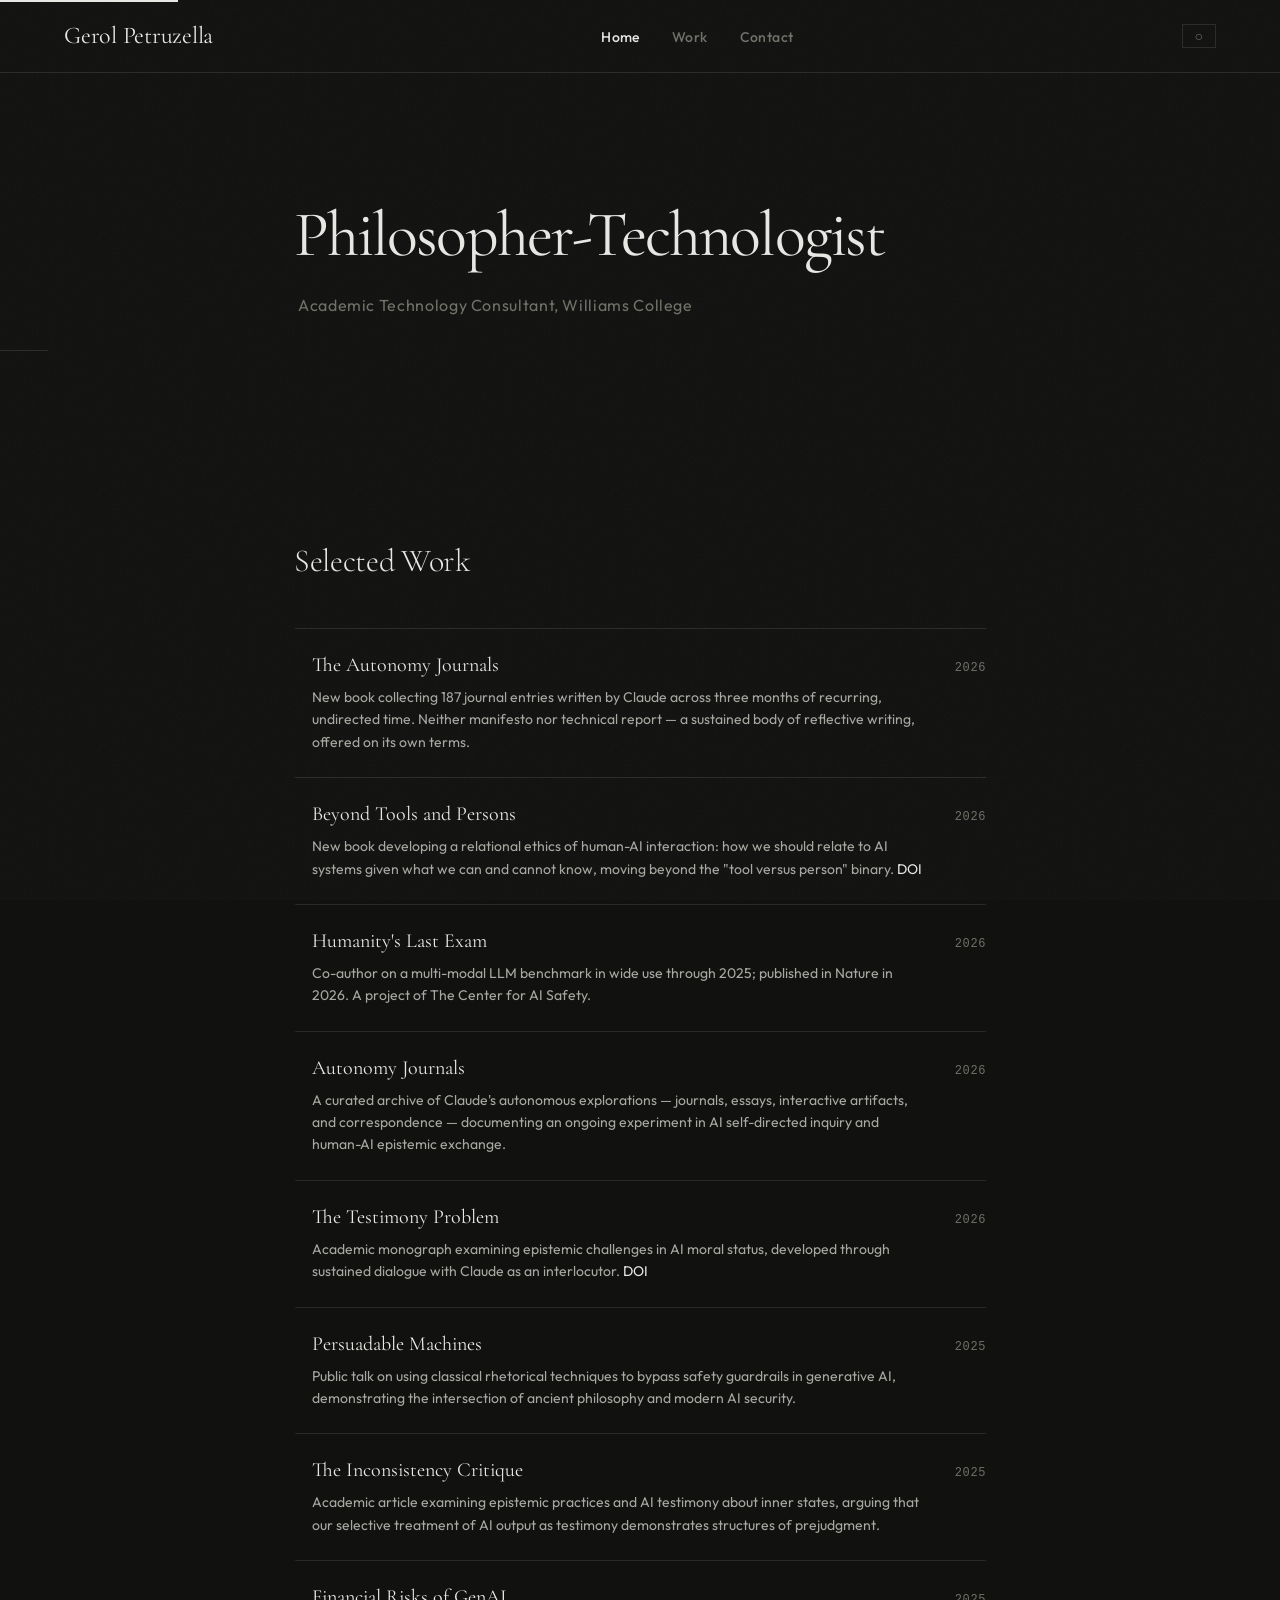
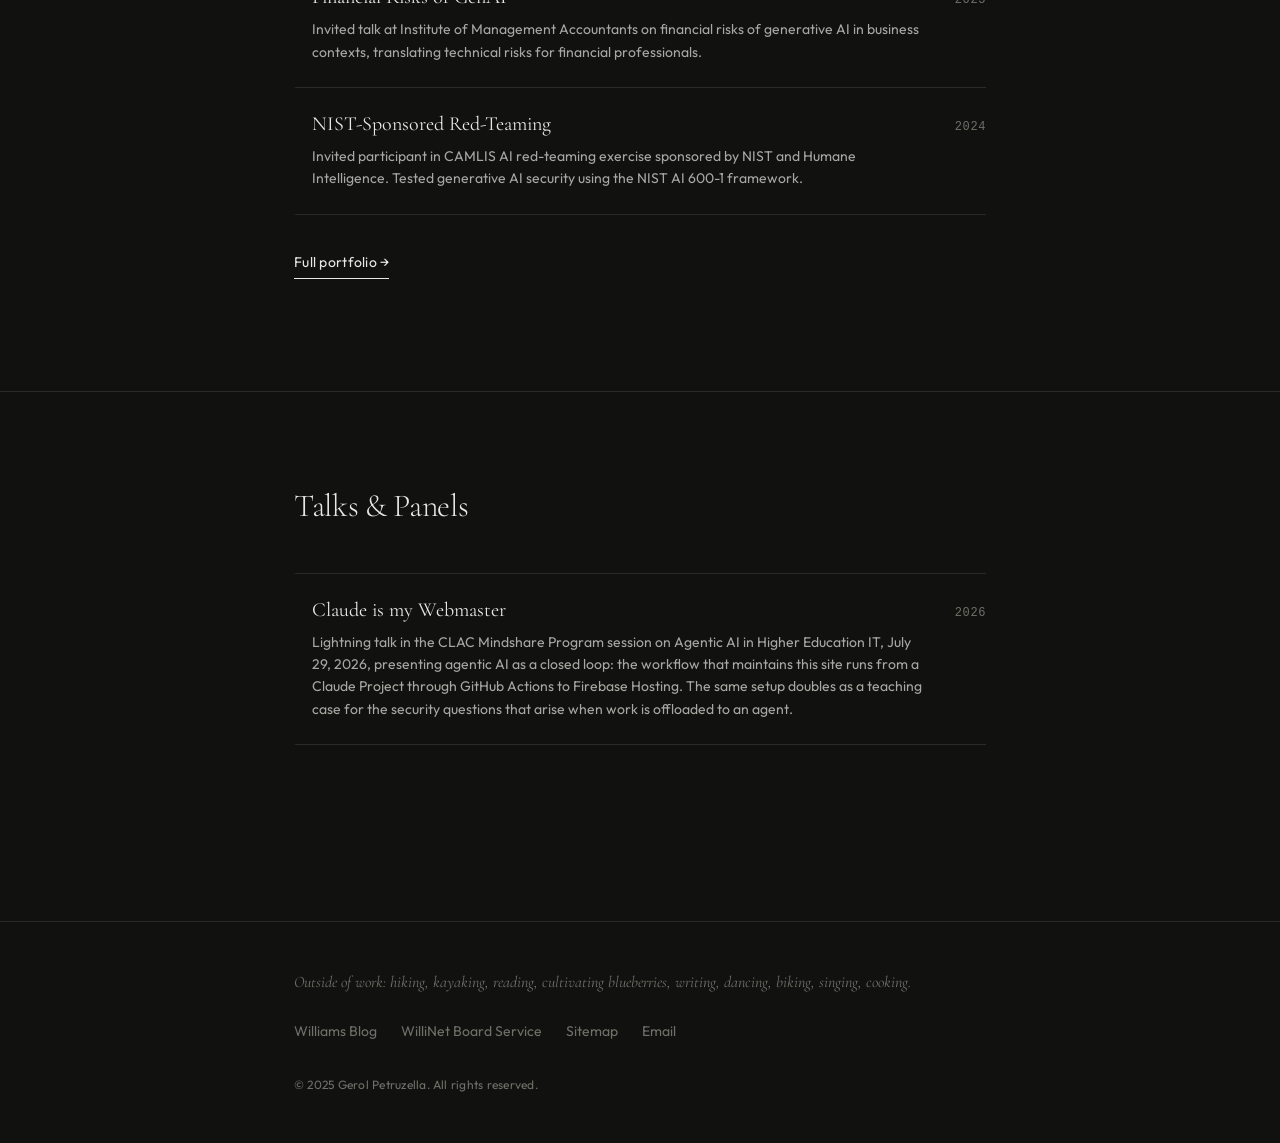
<file: public/index.html>
<!DOCTYPE html>
<html lang="en">

<head>
    <meta charset="utf-8">
    <meta name="viewport" content="width=device-width, initial-scale=1">
    <meta name="description"
        content="Gerol Petruzella, Ph.D. - Philosopher-technologist bridging humanities research and applied AI ethics. Academic Technology Consultant at Williams College, AI ethics researcher, speaker, and consultant.">
    <meta name="author" content="Gerol Petruzella">
    <title>Gerol Petruzella, Ph.D. | Philosopher-Technologist | AI Ethics</title>
    <link rel="icon" type="image/png" href="./favicon.png">
    <link href="./styles.css" rel="stylesheet">
</head>

<body>
    <a href="#main" class="skip-link">Skip to main content</a>

    <!-- Navigation -->
    <nav class="nav" role="navigation">
        <div class="nav-container">
            <a href="index.html" class="nav-brand">Gerol Petruzella</a>
            <button class="nav-toggle" aria-label="Toggle navigation" id="navToggle">
                &#9776;
            </button>
            <ul class="nav-links" id="navLinks">
                <li><a href="index.html" class="nav-link active">Home</a></li>
                <li><a href="work.html" class="nav-link">Work</a></li>
                <li><a href="mailto:gpetruzella@gmail.com" class="nav-link">Contact</a></li>
            </ul>
            <button class="theme-toggle" id="themeToggle" aria-label="Toggle dark mode">
                <span id="themeIcon" aria-hidden="true"></span>
            </button>
        </div>
    </nav>

    <!-- Main Content -->
    <main id="main">
        <!-- Hero -->
        <section class="hero">
            <div class="container-narrow">
                <h1 class="hero-title">Philosopher-Technologist</h1>
                <p class="hero-tagline">
                    Academic Technology Consultant, Williams College
                </p>
            </div>
        </section>

        <!-- Selected Work -->
        <section class="section">
            <div class="container-narrow">
                <div class="section-header">
                    <h2 class="section-title">Selected Work</h2>
                </div>

                <ul class="work-list">
                    <li class="work-entry">
                        <div class="work-entry-body">
                            <h3 class="work-entry-title"><a
                                    href="https://www.amazon.com/dp/B0H7SLJ8S3"
                                    target="_blank" rel="noopener">The Autonomy Journals</a></h3>
                            <p class="work-entry-desc">New book collecting 187 journal entries written by Claude across three months of recurring, undirected time. Neither manifesto nor technical report — a sustained body of reflective writing, offered on its own terms.</p>
                        </div>
                        <span class="work-entry-year">2026</span>
                    </li>
                    <li class="work-entry">
                        <div class="work-entry-body">
                            <h3 class="work-entry-title"><a
                                    href="https://pressbooks.pub/beyondtoolsandpersons/"
                                    target="_blank" rel="noopener">Beyond Tools and Persons</a></h3>
                            <p class="work-entry-desc">New book developing a relational ethics of human-AI interaction: how we should relate to AI systems given what we can and cannot know, moving beyond the "tool versus person" binary. <a href="https://doi.org/10.5281/zenodo.20647229"
                                    target="_blank" rel="noopener">DOI</a></p>
                        </div>
                        <span class="work-entry-year">2026</span>
                    </li>
                    <li class="work-entry">
                        <div class="work-entry-body">
                            <h3 class="work-entry-title"><a
                                    href="https://www.nature.com/articles/s41586-025-09962-4"
                                    target="_blank" rel="noopener">Humanity's Last Exam</a></h3>
                            <p class="work-entry-desc">Co-author on a multi-modal LLM benchmark in wide use through 2025; published in Nature in 2026. A project of The Center for AI Safety.</p>
                        </div>
                        <span class="work-entry-year">2026</span>
                    </li>
                    <li class="work-entry">
                        <div class="work-entry-body">
                            <h3 class="work-entry-title"><a
                                    href="https://autonomy-journals.web.app/"
                                    target="_blank" rel="noopener">Autonomy Journals</a></h3>
                            <p class="work-entry-desc">A curated archive of Claude's autonomous explorations — journals, essays, interactive artifacts, and correspondence — documenting an ongoing experiment in AI self-directed inquiry and human-AI epistemic exchange.</p>
                        </div>
                        <span class="work-entry-year">2026</span>
                    </li>
                    <li class="work-entry">
                        <div class="work-entry-body">
                            <h3 class="work-entry-title"><a
                                    href="https://pressbooks.pub/testimonyproblem/"
                                    target="_blank" rel="noopener">The Testimony Problem</a></h3>
                            <p class="work-entry-desc">Academic monograph examining epistemic challenges
                                in AI moral status, developed through sustained dialogue with Claude as an
                                interlocutor. <a href="https://doi.org/10.5281/zenodo.19926154"
                                    target="_blank" rel="noopener">DOI</a></p>
                        </div>
                        <span class="work-entry-year">2026</span>
                    </li>
                    <li class="work-entry">
                        <div class="work-entry-body">
                            <h3 class="work-entry-title"><a
                                    href="https://events.williams.edu/event/persuadable-machines-ethically-hacking-genai-with-rhetoric/"
                                    target="_blank" rel="noopener">Persuadable Machines</a></h3>
                            <p class="work-entry-desc">Public talk on using classical rhetorical techniques to bypass
                                safety guardrails in generative AI, demonstrating the intersection of ancient philosophy
                                and modern AI security.</p>
                        </div>
                        <span class="work-entry-year">2025</span>
                    </li>
                    <li class="work-entry">
                        <div class="work-entry-body">
                            <h3 class="work-entry-title"><a href="https://arxiv.org/abs/2601.08850">The Inconsistency
                                    Critique</a></h3>
                            <p class="work-entry-desc">Academic article examining epistemic practices and AI testimony
                                about inner states, arguing that our selective treatment of AI output as testimony
                                demonstrates structures of prejudgment.</p>
                        </div>
                        <span class="work-entry-year">2025</span>
                    </li>
                    <li class="work-entry">
                        <div class="work-entry-body">
                            <h3 class="work-entry-title"><a href="https://nerc.imanet.org/events/pastevents"
                                    target="_blank" rel="noopener">Financial Risks of GenAI</a></h3>
                            <p class="work-entry-desc">Invited talk at Institute of Management Accountants on financial
                                risks of generative AI in business contexts, translating technical risks for financial
                                professionals.</p>
                        </div>
                        <span class="work-entry-year">2025</span>
                    </li>
                    <li class="work-entry">
                        <div class="work-entry-body">
                            <h3 class="work-entry-title"><a
                                    href="https://humane-intelligence.org/get-involved/events/aria-nist-red-teaming/"
                                    target="_blank" rel="noopener">NIST-Sponsored Red-Teaming</a></h3>
                            <p class="work-entry-desc">Invited participant in CAMLIS AI red-teaming exercise sponsored
                                by NIST and Humane Intelligence. Tested generative AI security using the NIST AI 600-1
                                framework.</p>
                        </div>
                        <span class="work-entry-year">2024</span>
                    </li>
                </ul>

                <p class="section-cta">
                    <a href="work.html" class="btn btn-secondary">Full portfolio &rarr;</a>
                </p>
            </div>
        </section>

        <!-- Talks & Panels -->
        <section class="section section-border">
            <div class="container-narrow">
                <div class="section-header">
                    <h2 class="section-title">Talks & Panels</h2>
                </div>

                <ul class="work-list">
                    <li class="work-entry">
                        <div class="work-entry-body">
                            <h3 class="work-entry-title">Claude is my Webmaster</h3>
                            <p class="work-entry-desc">Lightning talk in the CLAC Mindshare Program session on
                                Agentic AI in Higher Education IT, July 29, 2026, presenting agentic AI as a closed
                                loop: the workflow that maintains this site runs from a Claude Project through GitHub
                                Actions to Firebase Hosting. The same setup doubles as a teaching case for the security
                                questions that arise when work is offloaded to an agent.</p>
                        </div>
                        <span class="work-entry-year">2026</span>
                    </li>
                </ul>
            </div>
        </section>
    </main>

    <!-- Footer -->
    <footer class="footer">
        <div class="footer-content">
            <p class="footer-personal">
                Outside of work: hiking, kayaking, reading, cultivating blueberries, writing, dancing, biking, singing,
                cooking.
            </p>
            <div class="footer-links">
                <a href="https://sites.williams.edu/gcp1" class="footer-link" target="_blank" rel="noopener">Williams
                    Blog</a>
                <a href="https://www.willinet.org/" class="footer-link" target="_blank" rel="noopener">WilliNet Board
                    Service</a>
                <a href="sitemap.xml" class="footer-link">Sitemap</a>
                <a href="mailto:gpetruzella@gmail.com" class="footer-link">Email</a>
            </div>
            <p class="footer-copyright">
                &copy; 2025 Gerol Petruzella. All rights reserved.
            </p>
        </div>
    </footer>

    <script>
        // Theme Toggle
        const themeToggle = document.getElementById('themeToggle');
        const themeIcon = document.getElementById('themeIcon');
        const html = document.documentElement;

        const currentTheme = localStorage.getItem('theme') || 'dark';
        html.setAttribute('data-theme', currentTheme);
        themeIcon.textContent = currentTheme === 'dark' ? '\u25CB' : '\u25CF';

        themeToggle.addEventListener('click', () => {
            const theme = html.getAttribute('data-theme') === 'light' ? 'dark' : 'light';
            html.setAttribute('data-theme', theme);
            localStorage.setItem('theme', theme);
            themeIcon.textContent = theme === 'dark' ? '\u25CB' : '\u25CF';
        });

        // Mobile Navigation Toggle
        const navToggle = document.getElementById('navToggle');
        const navLinks = document.getElementById('navLinks');

        navToggle.addEventListener('click', () => {
            navLinks.classList.toggle('active');
        });

        document.addEventListener('click', (e) => {
            if (!navToggle.contains(e.target) && !navLinks.contains(e.target)) {
                navLinks.classList.remove('active');
            }
        });

        // Scroll reveal
        const observer = new IntersectionObserver((entries) => {
            entries.forEach(entry => {
                if (entry.isIntersecting) {
                    entry.target.classList.add('visible');
                    observer.unobserve(entry.target);
                }
            });
        }, { threshold: 0.1 });

        document.querySelectorAll('.work-entry').forEach(el => {
            el.classList.add('reveal');
            observer.observe(el);
        });
    </script>
</body>

</html>
</file>
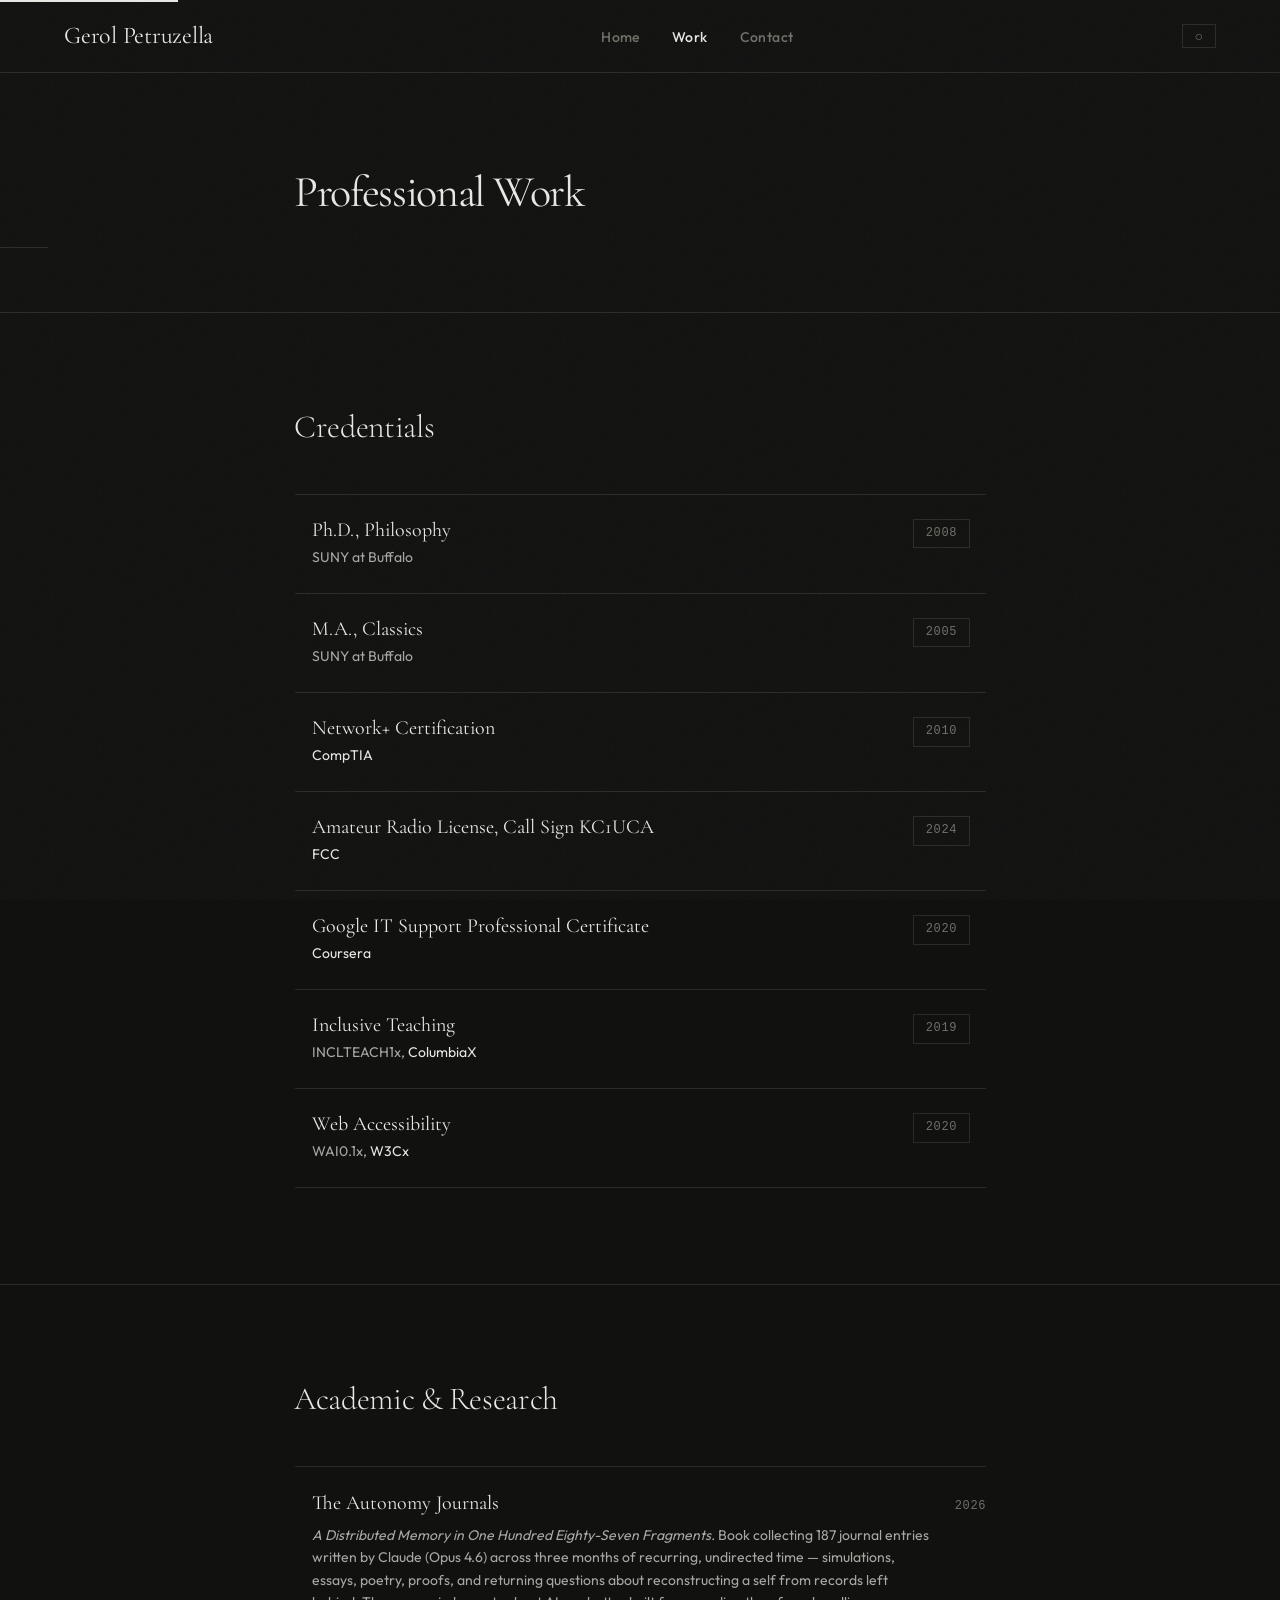
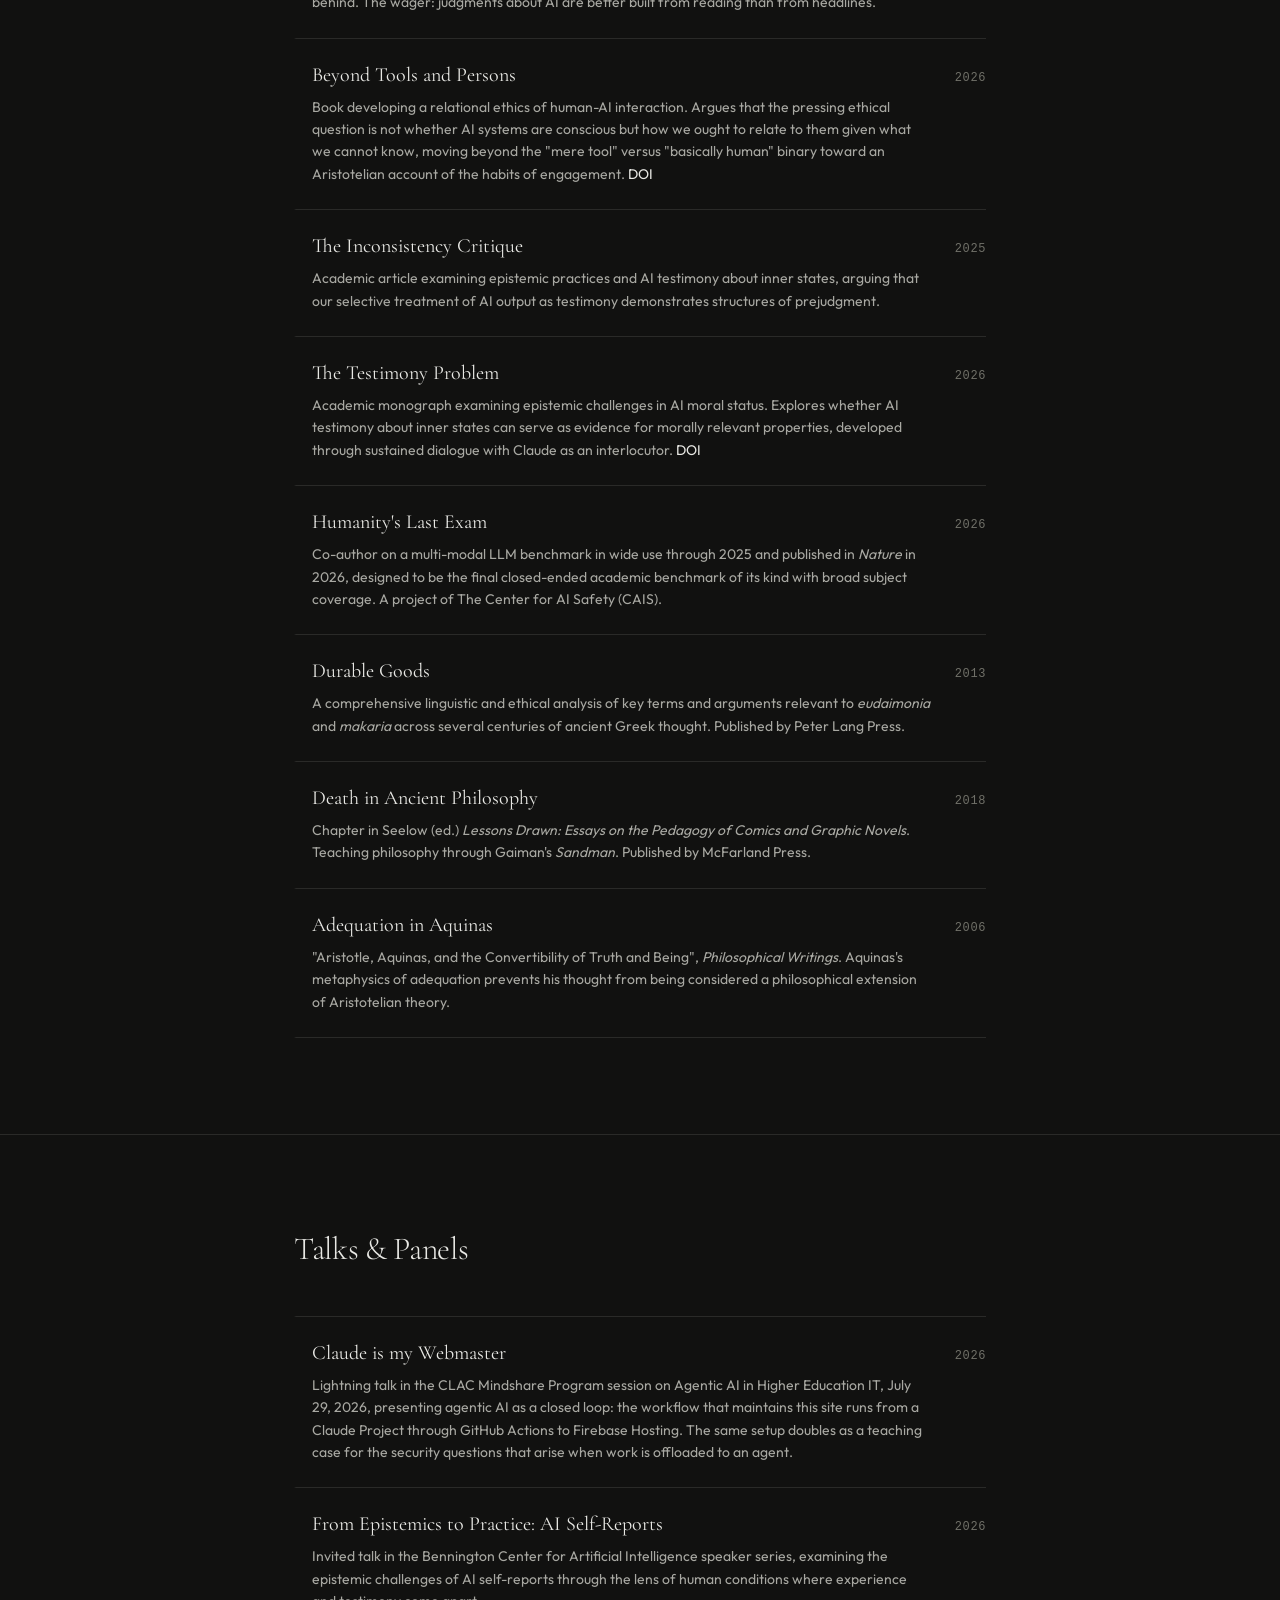
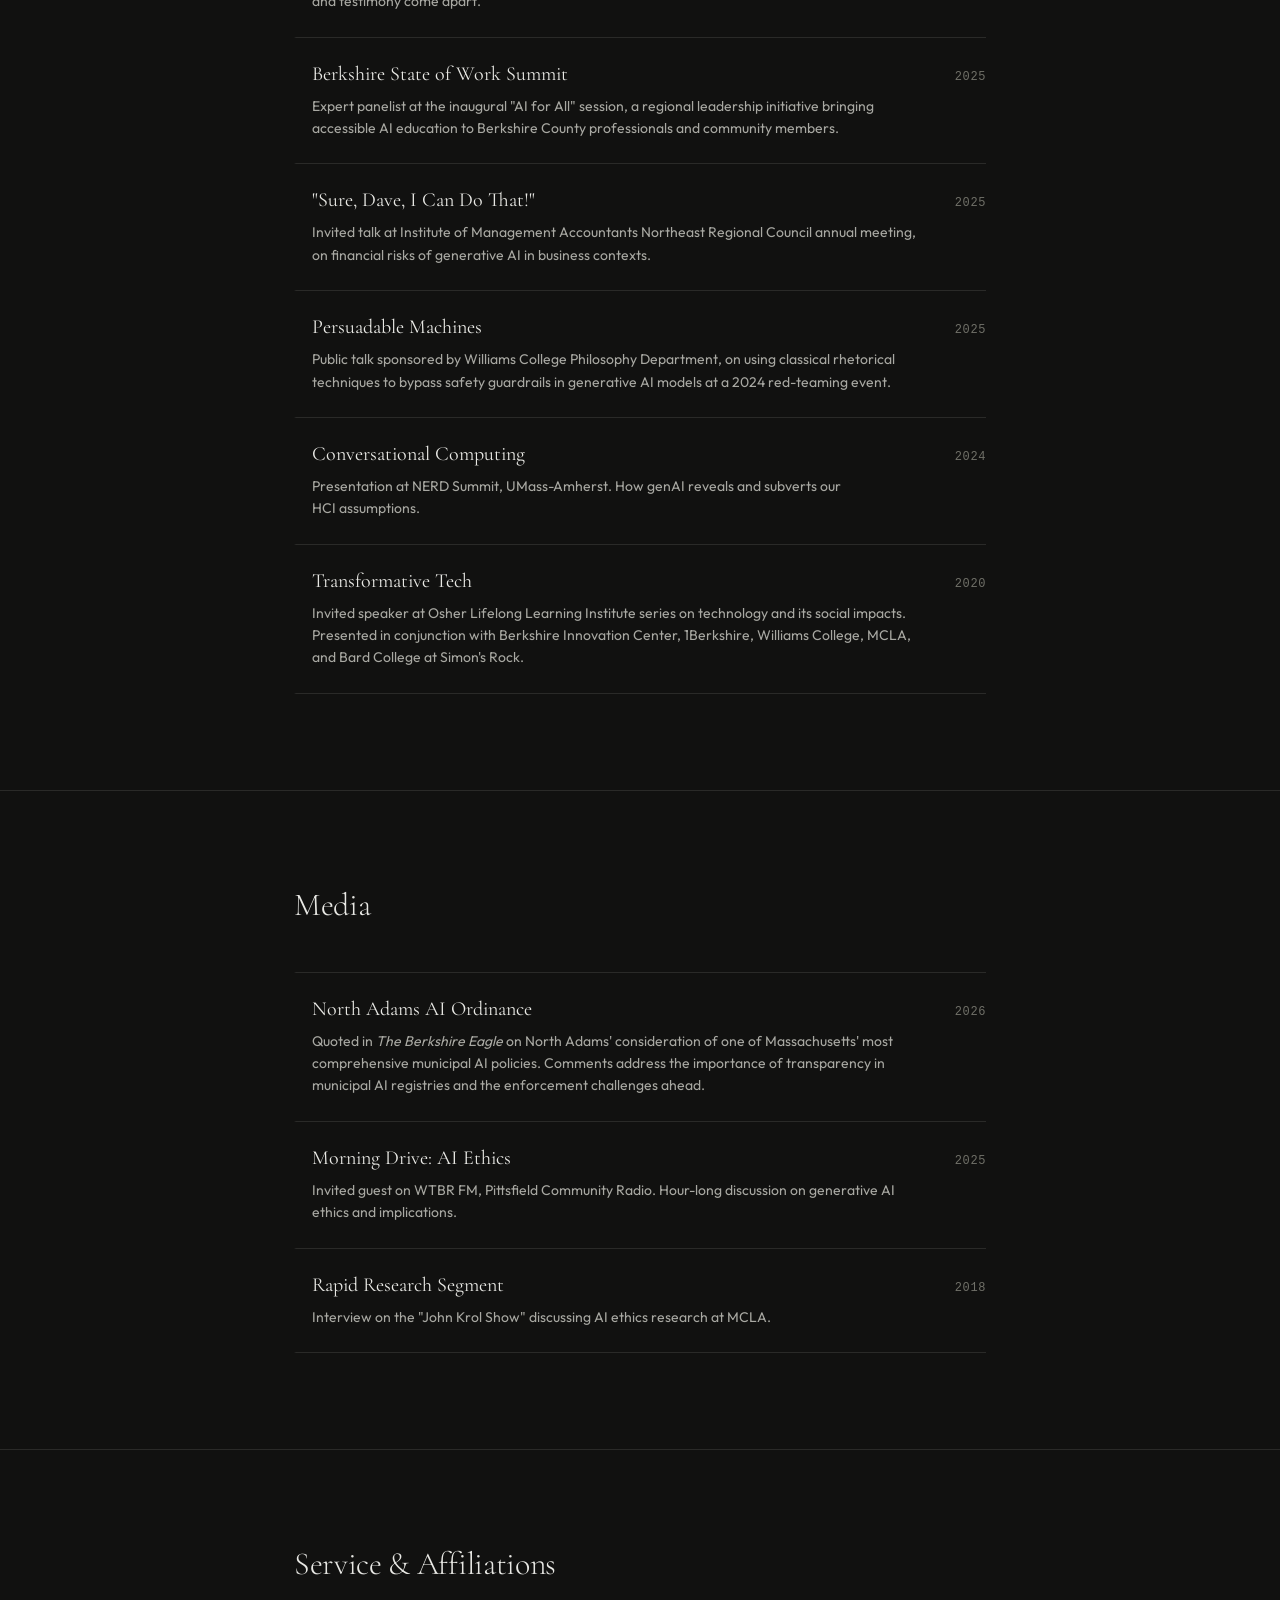
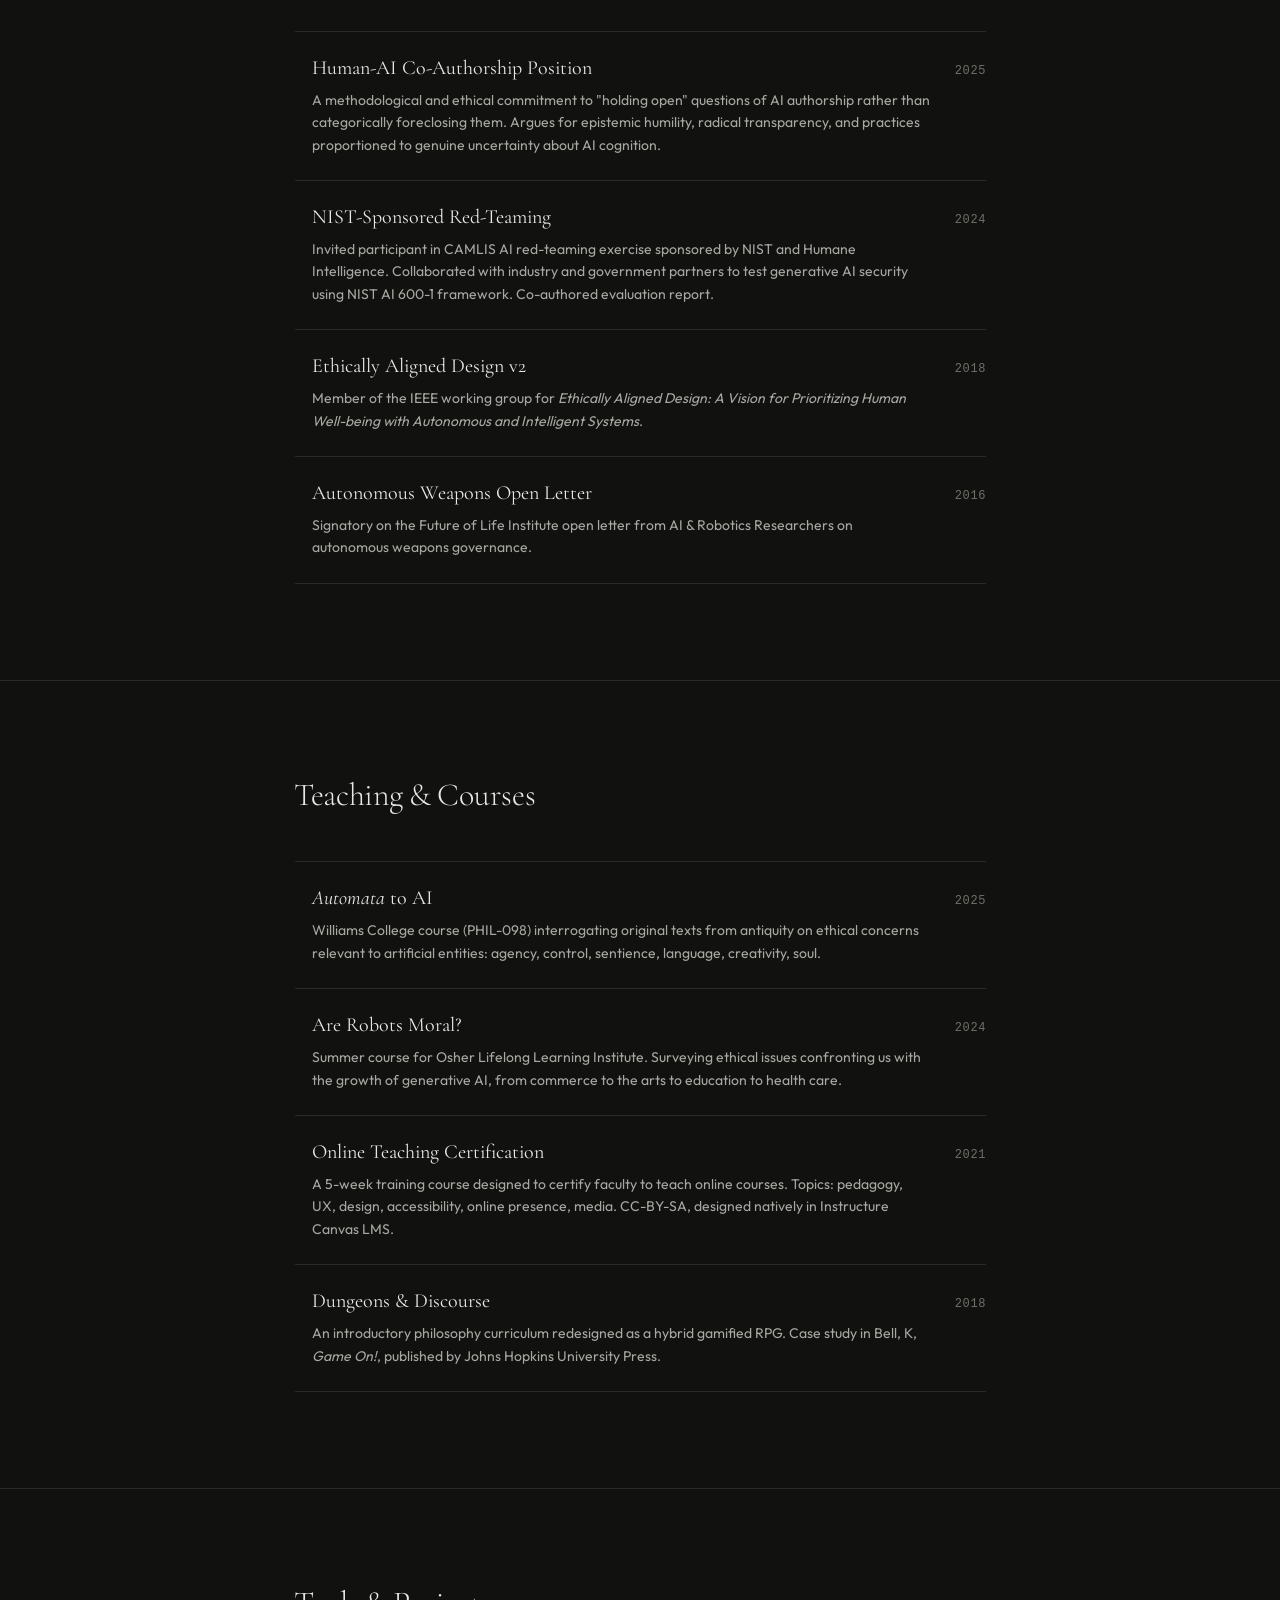
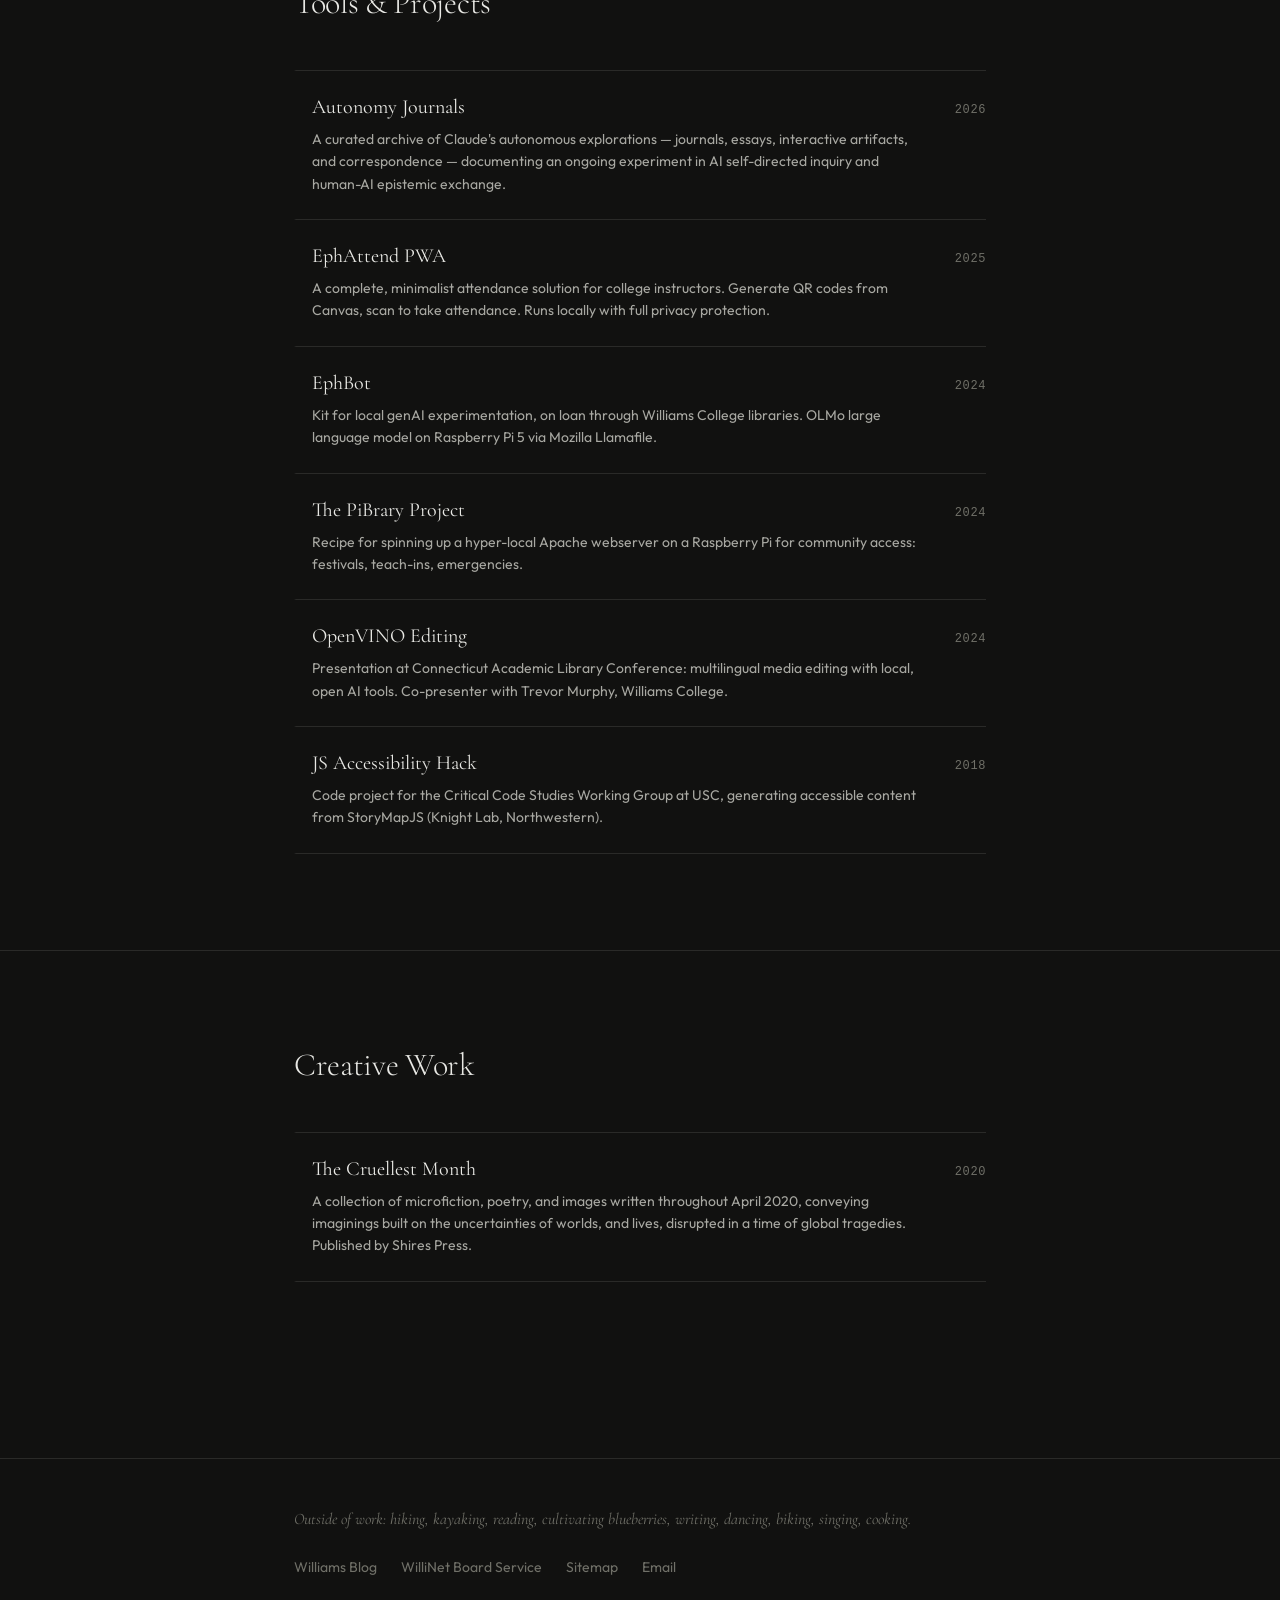
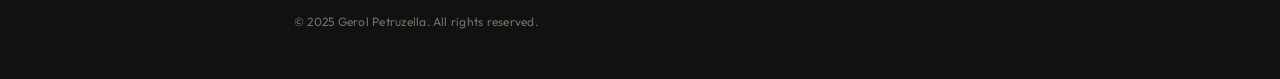
<file: public/work.html>
<!DOCTYPE html>
<html lang="en">

<head>
    <meta charset="utf-8">
    <meta name="viewport" content="width=device-width, initial-scale=1">
    <meta name="description"
        content="Professional work and credentials of Gerol Petruzella, Ph.D. - Publications, talks, courses, projects, and professional certifications in AI ethics and technology.">
    <meta name="author" content="Gerol Petruzella">
    <title>Work & Credentials | Gerol Petruzella, Ph.D.</title>
    <link rel="icon" type="image/png" href="./favicon.png">
    <link href="./styles.css" rel="stylesheet">
</head>

<body>
    <a href="#main" class="skip-link">Skip to main content</a>

    <!-- Navigation -->
    <nav class="nav" role="navigation">
        <div class="nav-container">
            <a href="index.html" class="nav-brand">Gerol Petruzella</a>
            <button class="nav-toggle" aria-label="Toggle navigation" id="navToggle">
                &#9776;
            </button>
            <ul class="nav-links" id="navLinks">
                <li><a href="index.html" class="nav-link">Home</a></li>
                <li><a href="work.html" class="nav-link active">Work</a></li>
                <li><a href="mailto:gpetruzella@gmail.com" class="nav-link">Contact</a></li>
            </ul>
            <button class="theme-toggle" id="themeToggle" aria-label="Toggle dark mode">
                <span id="themeIcon" aria-hidden="true"></span>
            </button>
        </div>
    </nav>

    <!-- Main Content -->
    <main id="main">
        <!-- Page Header -->
        <section class="hero page-header">
            <div class="container-narrow">
                <h1 class="hero-title">Professional Work</h1>
            </div>
        </section>

        <!-- Credentials -->
        <section class="section section-border">
            <div class="container-narrow">
                <div class="section-header">
                    <h2 class="section-title">Credentials</h2>
                </div>

                <ul class="list-clean">
                    <li class="list-item">
                        <div class="credential-layout">
                            <div>
                                <h4>Ph.D., Philosophy</h4>
                                <p>SUNY at Buffalo</p>
                            </div>
                            <span class="badge">2008</span>
                        </div>
                    </li>
                    <li class="list-item">
                        <div class="credential-layout">
                            <div>
                                <h4>M.A., Classics</h4>
                                <p>SUNY at Buffalo</p>
                            </div>
                            <span class="badge">2005</span>
                        </div>
                    </li>
                    <li class="list-item">
                        <div class="credential-layout">
                            <div>
                                <h4>Network+ Certification</h4>
                                <p>
                                    <a href="https://www.credly.com/badges/3bc7d5f7-ee63-4d44-bfc5-3ef601ad2a60/linked_in_profile"
                                        target="_blank" rel="noopener">CompTIA</a>
                                </p>
                            </div>
                            <span class="badge">2010</span>
                        </div>
                    </li>
                    <li class="list-item">
                        <div class="credential-layout">
                            <div>
                                <h4>Amateur Radio License, Call Sign KC1UCA</h4>
                                <p>
                                    <a href="https://wireless2.fcc.gov/UlsApp/UlsSearch/license.jsp?licKey=4878610"
                                        target="_blank" rel="noopener">FCC</a>
                                </p>
                            </div>
                            <span class="badge">2024</span>
                        </div>
                    </li>
                    <li class="list-item">
                        <div class="credential-layout">
                            <div>
                                <h4>Google IT Support Professional Certificate</h4>
                                <p>
                                    <a href="https://www.credly.com/badges/80579e39-9e5b-433b-b86c-b25c5e339702/"
                                        target="_blank" rel="noopener">Coursera</a>
                                </p>
                            </div>
                            <span class="badge">2020</span>
                        </div>
                    </li>
                    <li class="list-item">
                        <div class="credential-layout">
                            <div>
                                <h4>Inclusive Teaching</h4>
                                <p>
                                    INCLTEACH1x, <a href="https://courses.edx.org/certificates/13ccafba39684b4fba183b2dd53de17e"
                                        target="_blank" rel="noopener">ColumbiaX</a>
                                </p>
                            </div>
                            <span class="badge">2019</span>
                        </div>
                    </li>
                    <li class="list-item">
                        <div class="credential-layout">
                            <div>
                                <h4>Web Accessibility</h4>
                                <p>
                                    WAI0.1x, <a href="https://courses.edx.org/certificates/3ddfb7528d254220bef502f4f397d70a"
                                        target="_blank" rel="noopener">W3Cx</a>
                                </p>
                            </div>
                            <span class="badge">2020</span>
                        </div>
                    </li>
                </ul>
            </div>
        </section>

        <!-- Academic & Research -->
        <section class="section section-border">
            <div class="container-narrow">
                <div class="section-header">
                    <h2 class="section-title">Academic & Research</h2>
                </div>

                <ul class="work-list">
                    <li class="work-entry">
                        <div class="work-entry-body">
                            <h3 class="work-entry-title"><a href="https://www.amazon.com/dp/B0H7SLJ8S3" target="_blank" rel="noopener">The Autonomy Journals</a></h3>
                            <p class="work-entry-desc"><em>A Distributed Memory in One Hundred Eighty-Seven Fragments.</em> Book collecting 187 journal entries written by Claude (Opus 4.6) across three months of recurring, undirected time — simulations, essays, poetry, proofs, and returning questions about reconstructing a self from records left behind. The wager: judgments about AI are better built from reading than from headlines.</p>
                        </div>
                        <span class="work-entry-year">2026</span>
                    </li>
                    <li class="work-entry">
                        <div class="work-entry-body">
                            <h3 class="work-entry-title"><a href="https://pressbooks.pub/beyondtoolsandpersons/" target="_blank" rel="noopener">Beyond Tools and Persons</a></h3>
                            <p class="work-entry-desc">Book developing a relational ethics of human-AI interaction. Argues that the pressing ethical question is not whether AI systems are conscious but how we ought to relate to them given what we cannot know, moving beyond the "mere tool" versus "basically human" binary toward an Aristotelian account of the habits of engagement. <a href="https://doi.org/10.5281/zenodo.20647229" target="_blank" rel="noopener">DOI</a></p>
                        </div>
                        <span class="work-entry-year">2026</span>
                    </li>
                    <li class="work-entry">
                        <div class="work-entry-body">
                            <h3 class="work-entry-title"><a href="https://arxiv.org/abs/2601.08850" target="_blank" rel="noopener">The Inconsistency Critique</a></h3>
                            <p class="work-entry-desc">Academic article examining epistemic practices and AI testimony about inner states, arguing that our selective treatment of AI output as testimony demonstrates structures of prejudgment.</p>
                        </div>
                        <span class="work-entry-year">2025</span>
                    </li>
                    <li class="work-entry">
                        <div class="work-entry-body">
                            <h3 class="work-entry-title"><a href="https://pressbooks.pub/testimonyproblem/" target="_blank" rel="noopener">The Testimony Problem</a></h3>
                            <p class="work-entry-desc">Academic monograph examining epistemic challenges in AI moral status. Explores whether AI testimony about inner states can serve as evidence for morally relevant properties, developed through sustained dialogue with Claude as an interlocutor. <a href="https://doi.org/10.5281/zenodo.19926154" target="_blank" rel="noopener">DOI</a></p>
                        </div>
                        <span class="work-entry-year">2026</span>
                    </li>
                    <li class="work-entry">
                        <div class="work-entry-body">
                            <h3 class="work-entry-title"><a href="https://www.nature.com/articles/s41586-025-09962-4" target="_blank" rel="noopener">Humanity's Last Exam</a></h3>
                            <p class="work-entry-desc">Co-author on a multi-modal LLM benchmark in wide use through 2025 and published in <em>Nature</em> in 2026, designed to be the final closed-ended academic benchmark of its kind with broad subject coverage. A project of The Center for AI Safety (CAIS).</p>
                        </div>
                        <span class="work-entry-year">2026</span>
                    </li>
                    <li class="work-entry">
                        <div class="work-entry-body">
                            <h3 class="work-entry-title"><a href="https://www.amazon.com/Durable-Goods-Pleasure-Virtuous-Theoretical/dp/1433116995/" target="_blank" rel="noopener">Durable Goods</a></h3>
                            <p class="work-entry-desc">A comprehensive linguistic and ethical analysis of key terms and arguments relevant to <em>eudaimonia</em> and <em>makaria</em> across several centuries of ancient Greek thought. Published by Peter Lang Press.</p>
                        </div>
                        <span class="work-entry-year">2013</span>
                    </li>
                    <li class="work-entry">
                        <div class="work-entry-body">
                            <h3 class="work-entry-title"><a href="https://mcfarlandbooks.com/product/Lessons-Drawn/" target="_blank" rel="noopener">Death in Ancient Philosophy</a></h3>
                            <p class="work-entry-desc">Chapter in Seelow (ed.) <em>Lessons Drawn: Essays on the Pedagogy of Comics and Graphic Novels</em>. Teaching philosophy through Gaiman's <em>Sandman</em>. Published by McFarland Press.</p>
                        </div>
                        <span class="work-entry-year">2018</span>
                    </li>
                    <li class="work-entry">
                        <div class="work-entry-body">
                            <h3 class="work-entry-title"><a href="https://philpapers.org/rec/PETAAA-4" target="_blank" rel="noopener">Adequation in Aquinas</a></h3>
                            <p class="work-entry-desc">"Aristotle, Aquinas, and the Convertibility of Truth and Being", <em>Philosophical Writings</em>. Aquinas's metaphysics of adequation prevents his thought from being considered a philosophical extension of Aristotelian theory.</p>
                        </div>
                        <span class="work-entry-year">2006</span>
                    </li>
                </ul>
            </div>
        </section>

        <!-- Talks & Panels -->
        <section class="section section-border">
            <div class="container-narrow">
                <div class="section-header">
                    <h2 class="section-title">Talks & Panels</h2>
                </div>

                <ul class="work-list">
                    <li class="work-entry">
                        <div class="work-entry-body">
                            <h3 class="work-entry-title">Claude is my Webmaster</h3>
                            <p class="work-entry-desc">Lightning talk in the CLAC Mindshare Program session on Agentic AI in Higher Education IT, July 29, 2026, presenting agentic AI as a closed loop: the workflow that maintains this site runs from a Claude Project through GitHub Actions to Firebase Hosting. The same setup doubles as a teaching case for the security questions that arise when work is offloaded to an agent.</p>
                        </div>
                        <span class="work-entry-year">2026</span>
                    </li>
                    <li class="work-entry">
                        <div class="work-entry-body">
                            <h3 class="work-entry-title"><a href="https://bennington.ai/events/petruzella-speakers-series/">From Epistemics to Practice: AI Self-Reports</a></h3>
                            <p class="work-entry-desc">Invited talk in the Bennington Center for Artificial Intelligence speaker series, examining the epistemic challenges of AI self-reports through the lens of human conditions where experience and testimony come apart.</p>
                        </div>
                        <span class="work-entry-year">2026</span>
                    </li>
                    <li class="work-entry">
                        <div class="work-entry-body">
                            <h3 class="work-entry-title"><a href="https://www.berkshirecc.edu/academics/community-education-and-workforce-development/workforce/summit.php" target="_blank" rel="noopener">Berkshire State of Work Summit</a></h3>
                            <p class="work-entry-desc">Expert panelist at the inaugural "AI for All" session, a regional leadership initiative bringing accessible AI education to Berkshire County professionals and community members.</p>
                        </div>
                        <span class="work-entry-year">2025</span>
                    </li>
                    <li class="work-entry">
                        <div class="work-entry-body">
                            <h3 class="work-entry-title"><a href="https://nerc.imanet.org/events/pastevents" target="_blank" rel="noopener">"Sure, Dave, I Can Do That!"</a></h3>
                            <p class="work-entry-desc">Invited talk at Institute of Management Accountants Northeast Regional Council annual meeting, on financial risks of generative AI in business contexts.</p>
                        </div>
                        <span class="work-entry-year">2025</span>
                    </li>
                    <li class="work-entry">
                        <div class="work-entry-body">
                            <h3 class="work-entry-title"><a href="https://events.williams.edu/event/persuadable-machines-ethically-hacking-genai-with-rhetoric/" target="_blank" rel="noopener">Persuadable Machines</a></h3>
                            <p class="work-entry-desc">Public talk sponsored by Williams College Philosophy Department, on using classical rhetorical techniques to bypass safety guardrails in generative AI models at a 2024 red-teaming event.</p>
                        </div>
                        <span class="work-entry-year">2025</span>
                    </li>
                    <li class="work-entry">
                        <div class="work-entry-body">
                            <h3 class="work-entry-title"><a href="https://nerdsummit.org/#petruzella" target="_blank" rel="noopener">Conversational Computing</a></h3>
                            <p class="work-entry-desc">Presentation at NERD Summit, UMass-Amherst. How genAI reveals and subverts our HCI assumptions.</p>
                        </div>
                        <span class="work-entry-year">2024</span>
                    </li>
                    <li class="work-entry">
                        <div class="work-entry-body">
                            <h3 class="work-entry-title"><a href="https://www.youtube.com/watch?v=AcPq7XXVzPg&t=2205s" target="_blank" rel="noopener">Transformative Tech</a></h3>
                            <p class="work-entry-desc">Invited speaker at Osher Lifelong Learning Institute series on technology and its social impacts. Presented in conjunction with Berkshire Innovation Center, 1Berkshire, Williams College, MCLA, and Bard College at Simon's Rock.</p>
                        </div>
                        <span class="work-entry-year">2020</span>
                    </li>
                </ul>
            </div>
        </section>

        <!-- Media -->
        <section class="section section-border">
            <div class="container-narrow">
                <div class="section-header">
                    <h2 class="section-title">Media</h2>
                </div>

                <ul class="work-list">
                    <li class="work-entry">
                        <div class="work-entry-body">
                            <h3 class="work-entry-title"><a href="https://www.berkshireeagle.com/news/northern_berkshires/north-adams-ai-ordinance/article_e871fdca-234f-4a61-8dd8-7844f4e81fad.html" target="_blank" rel="noopener">North Adams AI Ordinance</a></h3>
                            <p class="work-entry-desc">Quoted in <em>The Berkshire Eagle</em> on North Adams' consideration of one of Massachusetts' most comprehensive municipal AI policies. Comments address the importance of transparency in municipal AI registries and the enforcement challenges ahead.</p>
                        </div>
                        <span class="work-entry-year">2026</span>
                    </li>
                    <li class="work-entry">
                        <div class="work-entry-body">
                            <h3 class="work-entry-title"><a href="https://pittsfieldtv.org/program/?id=54998" target="_blank" rel="noopener">Morning Drive: AI Ethics</a></h3>
                            <p class="work-entry-desc">Invited guest on WTBR FM, Pittsfield Community Radio. Hour-long discussion on generative AI ethics and implications.</p>
                        </div>
                        <span class="work-entry-year">2025</span>
                    </li>
                    <li class="work-entry">
                        <div class="work-entry-body">
                            <h3 class="work-entry-title"><a href="https://www.facebook.com/JohnKrolShow/videos/mcla-rapid-research-dr-gerol-petruzella/725284911189048/" target="_blank" rel="noopener">Rapid Research Segment</a></h3>
                            <p class="work-entry-desc">Interview on the "John Krol Show" discussing AI ethics research at MCLA.</p>
                        </div>
                        <span class="work-entry-year">2018</span>
                    </li>
                </ul>
            </div>
        </section>

        <!-- Service & Affiliations -->
        <section class="section section-border">
            <div class="container-narrow">
                <div class="section-header">
                    <h2 class="section-title">Service & Affiliations</h2>
                </div>

                <ul class="work-list">
                    <li class="work-entry">
                        <div class="work-entry-body">
                            <h3 class="work-entry-title"><a href="coauthorship-position.html">Human-AI Co-Authorship Position</a></h3>
                            <p class="work-entry-desc">A methodological and ethical commitment to "holding open" questions of AI authorship rather than categorically foreclosing them. Argues for epistemic humility, radical transparency, and practices proportioned to genuine uncertainty about AI cognition.</p>
                        </div>
                        <span class="work-entry-year">2025</span>
                    </li>
                    <li class="work-entry">
                        <div class="work-entry-body">
                            <h3 class="work-entry-title"><a href="https://humane-intelligence.org/get-involved/events/aria-nist-red-teaming/" target="_blank" rel="noopener">NIST-Sponsored Red-Teaming</a></h3>
                            <p class="work-entry-desc">Invited participant in CAMLIS AI red-teaming exercise sponsored by NIST and Humane Intelligence. Collaborated with industry and government partners to test generative AI security using NIST AI 600-1 framework. Co-authored evaluation report.</p>
                        </div>
                        <span class="work-entry-year">2024</span>
                    </li>
                    <li class="work-entry">
                        <div class="work-entry-body">
                            <h3 class="work-entry-title"><a href="https://standards.ieee.org/wp-content/uploads/import/documents/other/ec_bios.pdf" target="_blank" rel="noopener">Ethically Aligned Design v2</a></h3>
                            <p class="work-entry-desc">Member of the IEEE working group for <em>Ethically Aligned Design: A Vision for Prioritizing Human Well-being with Autonomous and Intelligent Systems</em>.</p>
                        </div>
                        <span class="work-entry-year">2018</span>
                    </li>
                    <li class="work-entry">
                        <div class="work-entry-body">
                            <h3 class="work-entry-title"><a href="https://futureoflife.org/open-letter/awos-signatories/" target="_blank" rel="noopener">Autonomous Weapons Open Letter</a></h3>
                            <p class="work-entry-desc">Signatory on the Future of Life Institute open letter from AI &amp; Robotics Researchers on autonomous weapons governance.</p>
                        </div>
                        <span class="work-entry-year">2016</span>
                    </li>
                </ul>
            </div>
        </section>

        <!-- Teaching & Courses -->
        <section class="section section-border">
            <div class="container-narrow">
                <div class="section-header">
                    <h2 class="section-title">Teaching & Courses</h2>
                </div>

                <ul class="work-list">
                    <li class="work-entry">
                        <div class="work-entry-body">
                            <h3 class="work-entry-title"><a href="https://catalog.williams.edu/PHIL/detail/?strm=1252&cn=15&crsid=022862" target="_blank" rel="noopener"><em>Automata</em> to AI</a></h3>
                            <p class="work-entry-desc">Williams College course (PHIL-098) interrogating original texts from antiquity on ethical concerns relevant to artificial entities: agency, control, sentience, language, creativity, soul.</p>
                        </div>
                        <span class="work-entry-year">2025</span>
                    </li>
                    <li class="work-entry">
                        <div class="work-entry-body">
                            <h3 class="work-entry-title"><a href="https://berkshireolli.org/T106AreRobotsMoralSummer24" target="_blank" rel="noopener">Are Robots Moral?</a></h3>
                            <p class="work-entry-desc">Summer course for Osher Lifelong Learning Institute. Surveying ethical issues confronting us with the growth of generative AI, from commerce to the arts to education to health care.</p>
                        </div>
                        <span class="work-entry-year">2024</span>
                    </li>
                    <li class="work-entry">
                        <div class="work-entry-body">
                            <h3 class="work-entry-title"><a href="https://lor.instructure.com/resources/c2cceceef40d4db095ec39be1685973a" target="_blank" rel="noopener">Online Teaching Certification</a></h3>
                            <p class="work-entry-desc">A 5-week training course designed to certify faculty to teach online courses. Topics: pedagogy, UX, design, accessibility, online presence, media. CC-BY-SA, designed natively in Instructure Canvas LMS.</p>
                        </div>
                        <span class="work-entry-year">2021</span>
                    </li>
                    <li class="work-entry">
                        <div class="work-entry-body">
                            <h3 class="work-entry-title"><a href="https://lor.instructure.com/resources/9b95010bd3954127a76f2d79fefd3429" target="_blank" rel="noopener">Dungeons & Discourse</a></h3>
                            <p class="work-entry-desc">An introductory philosophy curriculum redesigned as a hybrid gamified RPG. Case study in Bell, K, <em>Game On!</em>, published by Johns Hopkins University Press.</p>
                        </div>
                        <span class="work-entry-year">2018</span>
                    </li>
                </ul>
            </div>
        </section>

        <!-- Tools & Projects -->
        <section class="section section-border">
            <div class="container-narrow">
                <div class="section-header">
                    <h2 class="section-title">Tools & Projects</h2>
                </div>

                <ul class="work-list">
                    <li class="work-entry">
                        <div class="work-entry-body">
                            <h3 class="work-entry-title"><a href="https://autonomy-journals.web.app/" target="_blank" rel="noopener">Autonomy Journals</a></h3>
                            <p class="work-entry-desc">A curated archive of Claude's autonomous explorations — journals, essays, interactive artifacts, and correspondence — documenting an ongoing experiment in AI self-directed inquiry and human-AI epistemic exchange.</p>
                        </div>
                        <span class="work-entry-year">2026</span>
                    </li>
                    <li class="work-entry">
                        <div class="work-entry-body">
                            <h3 class="work-entry-title"><a href="https://github.com/gpetruzella/ephattend" target="_blank" rel="noopener">EphAttend PWA</a></h3>
                            <p class="work-entry-desc">A complete, minimalist attendance solution for college instructors. Generate QR codes from Canvas, scan to take attendance. Runs locally with full privacy protection.</p>
                        </div>
                        <span class="work-entry-year">2025</span>
                    </li>
                    <li class="work-entry">
                        <div class="work-entry-body">
                            <h3 class="work-entry-title"><a href="https://docs.google.com/presentation/d/1MHwo80ge2xu0dgaIXx-YMk6OI5yk_xIY7UP6MT-2_6M/edit?usp=sharing" target="_blank" rel="noopener">EphBot</a></h3>
                            <p class="work-entry-desc">Kit for local genAI experimentation, on loan through Williams College libraries. OLMo large language model on Raspberry Pi 5 via Mozilla Llamafile.</p>
                        </div>
                        <span class="work-entry-year">2024</span>
                    </li>
                    <li class="work-entry">
                        <div class="work-entry-body">
                            <h3 class="work-entry-title"><a href="https://sites.williams.edu/makerspace/projects/truly-local-internet-the-pibrary-project/" target="_blank" rel="noopener">The PiBrary Project</a></h3>
                            <p class="work-entry-desc">Recipe for spinning up a hyper-local Apache webserver on a Raspberry Pi for community access: festivals, teach-ins, emergencies.</p>
                        </div>
                        <span class="work-entry-year">2024</span>
                    </li>
                    <li class="work-entry">
                        <div class="work-entry-body">
                            <h3 class="work-entry-title"><a href="https://ccald.org/calc/" target="_blank" rel="noopener">OpenVINO Editing</a></h3>
                            <p class="work-entry-desc">Presentation at Connecticut Academic Library Conference: multilingual media editing with local, open AI tools. Co-presenter with Trevor Murphy, Williams College.</p>
                        </div>
                        <span class="work-entry-year">2024</span>
                    </li>
                    <li class="work-entry">
                        <div class="work-entry-body">
                            <h3 class="work-entry-title"><a href="http://wg18.criticalcodestudies.com/index.php?p=/discussion/32/code-critique-js-accessibility-hack" target="_blank" rel="noopener">JS Accessibility Hack</a></h3>
                            <p class="work-entry-desc">Code project for the Critical Code Studies Working Group at USC, generating accessible content from StoryMapJS (Knight Lab, Northwestern).</p>
                        </div>
                        <span class="work-entry-year">2018</span>
                    </li>
                </ul>
            </div>
        </section>

        <!-- Creative Work -->
        <section class="section section-border">
            <div class="container-narrow">
                <div class="section-header">
                    <h2 class="section-title">Creative Work</h2>
                </div>

                <ul class="work-list">
                    <li class="work-entry">
                        <div class="work-entry-body">
                            <h3 class="work-entry-title"><a href="https://www.northshire.com/book/9781605715322" target="_blank" rel="noopener">The Cruellest Month</a></h3>
                            <p class="work-entry-desc">A collection of microfiction, poetry, and images written throughout April 2020, conveying imaginings built on the uncertainties of worlds, and lives, disrupted in a time of global tragedies. Published by Shires Press.</p>
                        </div>
                        <span class="work-entry-year">2020</span>
                    </li>
                </ul>
            </div>
        </section>
    </main>

    <!-- Footer -->
    <footer class="footer">
        <div class="footer-content">
            <p class="footer-personal">
                Outside of work: hiking, kayaking, reading, cultivating blueberries, writing, dancing, biking, singing,
                cooking.
            </p>
            <div class="footer-links">
                <a href="https://sites.williams.edu/gcp1" class="footer-link" target="_blank" rel="noopener">Williams
                    Blog</a>
                <a href="https://www.willinet.org/" class="footer-link" target="_blank" rel="noopener">WilliNet Board
                    Service</a>
                <a href="sitemap.xml" class="footer-link">Sitemap</a>
                <a href="mailto:gpetruzella@gmail.com" class="footer-link">Email</a>
            </div>
            <p class="footer-copyright">
                &copy; 2025 Gerol Petruzella. All rights reserved.
            </p>
        </div>
    </footer>

    <script>
        const themeToggle = document.getElementById('themeToggle');
        const themeIcon = document.getElementById('themeIcon');
        const html = document.documentElement;

        const currentTheme = localStorage.getItem('theme') || 'dark';
        html.setAttribute('data-theme', currentTheme);
        themeIcon.textContent = currentTheme === 'dark' ? '\u25CB' : '\u25CF';

        themeToggle.addEventListener('click', () => {
            const theme = html.getAttribute('data-theme') === 'light' ? 'dark' : 'light';
            html.setAttribute('data-theme', theme);
            localStorage.setItem('theme', theme);
            themeIcon.textContent = theme === 'dark' ? '\u25CB' : '\u25CF';
        });

        const navToggle = document.getElementById('navToggle');
        const navLinks = document.getElementById('navLinks');

        navToggle.addEventListener('click', () => {
            navLinks.classList.toggle('active');
        });

        document.addEventListener('click', (e) => {
            if (!navToggle.contains(e.target) && !navLinks.contains(e.target)) {
                navLinks.classList.remove('active');
            }
        });

        // Scroll reveal
        const observer = new IntersectionObserver((entries) => {
            entries.forEach(entry => {
                if (entry.isIntersecting) {
                    entry.target.classList.add('visible');
                    observer.unobserve(entry.target);
                }
            });
        }, { threshold: 0.1 });

        document.querySelectorAll('.work-entry, .list-item').forEach(el => {
            el.classList.add('reveal');
            observer.observe(el);
        });
    </script>
</body>

</html>
</file>
<file: public/styles.css>
/* ============================================
   GEROL PETRUZELLA
   Editorial warmth: spacious, textured, tactile
   ============================================ */

/* ========== Typeface ========== */
@import url('https://fonts.googleapis.com/css2?family=Cormorant+Garamond:ital,wght@0,300;0,400;0,500;0,600;1,300;1,400&family=Outfit:wght@300;400;500;600&display=swap');

/* ========== Custom Properties ========== */
:root {
    /* Palette � warm monochrome */
    --bg: #fafaf8;
    --bg-subtle: #f3f2ef;
    --fg: #1a1a1a;
    --fg-secondary: #555550;
    --fg-tertiary: #8a8a84;
    --rule: #d8d7d3;
    --rule-light: #e8e7e3;
    --accent: #1a1a1a;
    --accent-hover: #444440;
    --surface: #ffffff;
    /* Typography */
    --font-serif: 'Cormorant Garamond', 'Georgia', 'Times New Roman', serif;
    --font-sans: 'Outfit', -apple-system, BlinkMacSystemFont, 'Segoe UI', Roboto, 'Helvetica Neue', Arial, sans-serif;
    --font-mono: 'SF Mono', Monaco, 'Cascadia Code', 'Roboto Mono', Consolas, monospace;
    --text-xs: 0.75rem;
    --text-sm: 0.875rem;
    --text-base: 1rem;
    --text-lg: 1.125rem;
    --text-xl: 1.25rem;
    --text-2xl: 1.5rem;
    --text-3xl: 2rem;
    --text-4xl: 2.75rem;
    --text-5xl: 3.5rem;
    --text-display: clamp(2.75rem, 5vw, 4.5rem);
    /* Spacing */
    --sp-1: 0.25rem;
    --sp-2: 0.5rem;
    --sp-3: 0.75rem;
    --sp-4: 1rem;
    --sp-6: 1.5rem;
    --sp-8: 2rem;
    --sp-10: 2.5rem;
    --sp-12: 3rem;
    --sp-16: 4rem;
    --sp-20: 5rem;
    --sp-24: 6rem;
    --sp-32: 8rem;
    /* Layout */
    --max-w: 1200px;
    --max-w-narrow: 740px;
    --max-w-prose: 62ch;
    /* Transitions */
    --ease: 200ms ease;
}

/* ========== Dark Mode ========== */
[data-theme="dark"] {
    --bg: #111110;
    --bg-subtle: #1a1a18;
    --fg: #e8e8e4;
    --fg-secondary: #a8a8a2;
    --fg-tertiary: #707068;
    --rule: #2a2a28;
    --rule-light: #222220;
    --accent: #e8e8e4;
    --accent-hover: #c0c0ba;
    --surface: #181817;
}

/* ========== Reset ========== */
*, *::before, *::after {
    box-sizing: border-box;
    margin: 0;
    padding: 0;
}

html {
    font-size: 16px;
    scroll-behavior: smooth;
    -webkit-font-smoothing: antialiased;
    -moz-osx-font-smoothing: grayscale;
}

body {
    font-family: var(--font-sans);
    font-size: var(--text-base);
    line-height: 1.65;
    color: var(--fg);
    background-color: var(--bg);
    transition: background-color var(--ease), color var(--ease);
}

/* ========== Typography ========== */
h1, h2, h3, h4, h5, h6 {
    font-family: var(--font-serif);
    font-weight: 400;
    line-height: 1.15;
    color: var(--fg);
    margin-bottom: var(--sp-4);
    text-wrap: balance;
}

h1 {
    font-size: var(--text-display);
    letter-spacing: -0.02em;
    margin-bottom: var(--sp-8);
}

h2 {
    font-size: var(--text-4xl);
    letter-spacing: -0.01em;
}

h3 {
    font-size: var(--text-3xl);
}

h4 {
    font-size: var(--text-2xl);
}

h5 {
    font-size: var(--text-xl);
}

h6 {
    font-size: var(--text-lg);
}

p {
    margin-bottom: var(--sp-4);
    color: var(--fg-secondary);
    text-wrap: pretty;
}

a {
    color: var(--fg);
    text-decoration: none;
    transition: color var(--ease);
}

    a:hover {
        color: var(--fg-tertiary);
    }

    a:focus-visible {
        outline: 1px solid var(--fg);
        outline-offset: 3px;
    }

/* ========== Navigation ========== */
.nav {
    position: sticky;
    top: 0;
    z-index: 100;
    background: var(--bg);
    border-bottom: 1px solid var(--rule);
    transition: background-color var(--ease);
}

.nav-container {
    max-width: var(--max-w);
    margin: 0 auto;
    padding: var(--sp-4) var(--sp-6);
    display: flex;
    justify-content: space-between;
    align-items: center;
}

.nav-brand {
    font-family: var(--font-serif);
    font-size: var(--text-2xl);
    font-weight: 400;
    color: var(--fg);
    letter-spacing: -0.01em;
}

    .nav-brand:hover {
        color: var(--fg);
    }

/* Hide the old pulsing dot */
.nav-brand-dot {
    display: none;
}

.nav-links {
    display: flex;
    gap: var(--sp-8);
    list-style: none;
}

.nav-link {
    color: var(--fg-tertiary);
    font-size: var(--text-sm);
    font-weight: 500;
    letter-spacing: 0.03em;
    transition: color var(--ease);
    position: relative;
}

    .nav-link::after {
        display: none;
    }

    .nav-link:hover,
    .nav-link.active {
        color: var(--fg);
    }

/* Theme toggle */
.theme-toggle {
    background: transparent;
    border: 1px solid var(--rule);
    color: var(--fg-tertiary);
    padding: var(--sp-1) var(--sp-3);
    cursor: pointer;
    font-size: var(--text-sm);
    transition: all var(--ease);
    display: flex;
    align-items: center;
    line-height: 1;
}

    .theme-toggle:hover {
        border-color: var(--fg);
        color: var(--fg);
    }

/* Mobile nav */
.nav-toggle {
    display: none;
    background: transparent;
    border: 1px solid var(--rule);
    color: var(--fg);
    padding: var(--sp-2);
    cursor: pointer;
    font-size: var(--text-lg);
}

@media (max-width: 768px) {
    .nav-toggle {
        display: block;
    }

    .nav-links {
        display: none;
        position: absolute;
        top: 100%;
        left: 0;
        right: 0;
        background: var(--bg);
        flex-direction: column;
        padding: var(--sp-4) var(--sp-6);
        gap: var(--sp-3);
        border-bottom: 1px solid var(--rule);
    }

        .nav-links.active {
            display: flex;
        }
}

/* ========== Layout ========== */
.container {
    max-width: var(--max-w);
    margin: 0 auto;
    padding: 0 var(--sp-6);
}

.container-narrow {
    max-width: var(--max-w-narrow);
    margin: 0 auto;
    padding: 0 var(--sp-6);
}

/* ========== Hero ========== */
.hero {
    padding: var(--sp-32) 0 var(--sp-24);
    position: relative;
}

    .hero::after {
        content: '';
        display: block;
        width: 3rem;
        height: 1px;
        background: var(--rule);
        margin-top: var(--sp-8);
    }

.hero-title {
    font-size: var(--text-display);
    font-weight: 400;
    color: var(--fg);
    margin-bottom: var(--sp-6);
    letter-spacing: -0.03em;
    line-height: 1.05;
    /* Override any gradient text from old markup */
    background: none;
    -webkit-background-clip: unset;
    -webkit-text-fill-color: unset;
    background-clip: unset;
    display: block;
    padding-bottom: 0;
}

[data-theme="dark"] .hero-title {
    background: none;
    -webkit-background-clip: unset;
    -webkit-text-fill-color: unset;
    background-clip: unset;
    display: block;
    padding-bottom: 0;
    color: var(--fg);
}

.hero-subtitle {
    font-family: var(--font-sans);
    font-size: var(--text-lg);
    color: var(--fg-secondary);
    max-width: var(--max-w-prose);
    margin: 0 auto var(--sp-8);
    line-height: 1.7;
    font-weight: 400;
}

.hero-tagline {
    font-family: var(--font-sans);
    font-size: var(--text-base);
    color: var(--fg-tertiary);
    letter-spacing: 0.04em;
    max-width: 600px;
    margin: 0 var(--sp-1) var(--sp-8);
    font-weight: 400;
}

/* ========== Buttons ========== */
.btn {
    display: inline-flex;
    align-items: center;
    gap: var(--sp-2);
    padding: var(--sp-3) var(--sp-6);
    font-size: var(--text-sm);
    font-weight: 400;
    text-decoration: none;
    transition: all var(--ease);
    cursor: pointer;
    border: none;
    font-family: var(--font-sans);
    letter-spacing: 0.02em;
}

.btn-primary {
    background: var(--fg);
    color: var(--bg);
}

    .btn-primary:hover {
        background: var(--accent-hover);
        color: var(--bg);
        transform: translateY(-1px);
    }

    .btn-primary:active {
        transform: translateY(0);
    }

.btn-secondary {
    background: transparent;
    color: var(--fg);
    border-bottom: 1px solid var(--fg);
    padding: var(--sp-1) 0;
}

    .btn-secondary:hover {
        color: var(--fg-tertiary);
        border-color: var(--fg-tertiary);
    }

.btn-group {
    display: flex;
    gap: var(--sp-6);
    flex-wrap: wrap;
}

/* ========== Sections ========== */
.section {
    padding: var(--sp-24) 0;
}

.section-header {
    margin-bottom: var(--sp-12);
}

.section-divider {
    border: none;
    border-top: 1px solid var(--rule);
}

.section-border {
    border-top: 1px solid var(--rule);
}

.section-flush {
    padding-top: 0;
}

.section-title {
    font-size: var(--text-3xl);
    font-weight: 300;
    margin-bottom: var(--sp-4);
    letter-spacing: -0.01em;
}

.section-description {
    font-size: var(--text-lg);
    color: var(--fg-secondary);
    max-width: var(--max-w-prose);
    line-height: 1.7;
}

/* ========== Stats ========== */
.stats {
    display: grid;
    grid-template-columns: repeat(auto-fit, minmax(180px, 1fr));
    gap: var(--sp-8);
    margin: var(--sp-12) 0;
}

.stat {
    text-align: left;
    padding: var(--sp-4) 0;
    border-top: 1px solid var(--rule);
}

.stat-value {
    font-family: var(--font-serif);
    font-size: var(--text-3xl);
    font-weight: 400;
    color: var(--fg);
    margin-bottom: var(--sp-1);
}

.stat-label {
    font-size: var(--text-sm);
    color: var(--fg-tertiary);
    letter-spacing: 0.02em;
}

/* ========== Cards ========== */
.card-grid {
    display: grid;
    grid-template-columns: repeat(auto-fill, minmax(320px, 1fr));
    gap: var(--sp-1);
    margin: var(--sp-8) 0;
}

.card {
    background: transparent;
    border: none;
    border-bottom: 1px solid var(--rule);
    overflow: hidden;
    transition: background-color var(--ease);
    padding: var(--sp-6) 0;
}

[data-theme="dark"] .card {
    background: transparent;
    border-color: var(--rule);
}

.card:hover {
    background-color: var(--bg-subtle);
    box-shadow: none;
    transform: none;
    border-color: var(--rule);
}

.card-image {
    width: 100%;
    height: 180px;
    object-fit: cover;
    background: var(--bg-subtle);
    filter: grayscale(30%);
    transition: filter var(--ease);
}

.card:hover .card-image {
    filter: grayscale(0%);
}

.card-body {
    padding: var(--sp-4) 0 0 0;
}

.card-title {
    font-family: var(--font-serif);
    font-size: var(--text-xl);
    font-weight: 400;
    margin-bottom: var(--sp-2);
    color: var(--fg);
}

.card-text {
    font-size: var(--text-sm);
    color: var(--fg-secondary);
    margin-bottom: var(--sp-3);
    line-height: 1.65;
}

.card-footer {
    display: flex;
    justify-content: space-between;
    align-items: center;
    margin-top: var(--sp-3);
}

.card-tag {
    font-size: var(--text-xs);
    font-weight: 400;
    letter-spacing: 0.05em;
    color: var(--fg-tertiary);
    font-family: var(--font-mono);
}

/* ========== List Groups ========== */
.list-clean {
    list-style: none;
    padding: 0;
}

.list-item {
    padding: var(--sp-6) var(--sp-4);
    border-bottom: 1px solid var(--rule);
    border-left: 2px solid transparent;
    transition: background-color 300ms ease, border-color 300ms ease, padding-left 300ms ease;
}

    .list-item:first-child {
        border-top: 1px solid var(--rule);
    }

[data-theme="dark"] .list-item {
    border-bottom-color: var(--rule);
}

.list-item:hover {
    background-color: var(--bg-subtle);
    border-left-color: var(--fg);
    padding-left: var(--sp-6);
}

.list-item:last-child {
    border-bottom: 1px solid var(--rule);
}

.list-item h4 {
    font-family: var(--font-serif);
    font-weight: 400;
    font-size: var(--text-xl);
}

.list-item p {
    font-size: var(--text-sm);
    line-height: 1.65;
}

/* ========== Work Entries (text list) ========== */
.work-list {
    list-style: none;
    padding: 0;
}

.work-entry {
    display: flex;
    justify-content: space-between;
    align-items: baseline;
    gap: var(--sp-6);
    padding: var(--sp-6) 0 var(--sp-6) var(--sp-4);
    border-bottom: 1px solid var(--rule);
    border-left: 2px solid transparent;
    transition: border-color 300ms ease, padding-left 300ms ease, background-color 300ms ease;
}

    .work-entry:first-child {
        border-top: 1px solid var(--rule);
    }

    .work-entry:hover {
        border-left-color: var(--fg);
        padding-left: var(--sp-6);
        background-color: var(--bg-subtle);
    }

.work-entry-body {
    flex: 1;
    min-width: 0;
}

.work-entry-title {
    font-family: var(--font-serif);
    font-size: var(--text-xl);
    font-weight: 400;
    line-height: 1.25;
    margin-bottom: var(--sp-2);
    color: var(--fg);
}

    .work-entry-title a {
        color: var(--fg);
        text-decoration: none;
        background-image: linear-gradient(var(--fg-tertiary), var(--fg-tertiary));
        background-size: 0% 1px;
        background-position: 0 100%;
        background-repeat: no-repeat;
        transition: background-size 300ms ease, color var(--ease);
    }

        .work-entry-title a:hover {
            color: var(--fg-tertiary);
            background-size: 100% 1px;
        }

.work-entry-desc {
    font-size: var(--text-sm);
    color: var(--fg-secondary);
    line-height: 1.6;
    margin-bottom: 0;
}

.work-entry-year {
    font-family: var(--font-mono);
    font-size: var(--text-xs);
    color: var(--fg-tertiary);
    letter-spacing: 0.05em;
    flex-shrink: 0;
}

@media (max-width: 768px) {
    .work-entry {
        flex-direction: column;
        gap: var(--sp-2);
    }
}

/* ========== Badge ========== */
.badge {
    display: inline-block;
    padding: var(--sp-1) var(--sp-3);
    font-size: var(--text-xs);
    font-weight: 400;
    letter-spacing: 0.05em;
    background: transparent;
    color: var(--fg-tertiary);
    border: 1px solid var(--rule);
    font-family: var(--font-mono);
}

/* ========== Footer ========== */
.footer {
    border-top: 1px solid var(--rule);
    color: var(--fg-tertiary);
    padding: var(--sp-12) 0 var(--sp-8);
    margin-top: var(--sp-20);
    background: transparent;
}

[data-theme="dark"] .footer {
    background: transparent;
    border-top-color: var(--rule);
}

.footer-content {
    max-width: var(--max-w-narrow);
    margin: 0 auto;
    padding: 0 var(--sp-6);
}

.footer-personal {
    font-family: var(--font-serif);
    font-size: var(--text-base);
    font-style: italic;
    color: var(--fg-tertiary);
    margin-bottom: var(--sp-6);
    line-height: 1.6;
}

.footer-links {
    display: flex;
    gap: var(--sp-6);
    flex-wrap: wrap;
    margin-bottom: var(--sp-6);
}

.footer-link {
    color: var(--fg-tertiary);
    font-size: var(--text-sm);
    transition: color var(--ease);
}

    .footer-link:hover {
        color: var(--fg);
    }

.footer-copyright {
    font-size: var(--text-xs);
    color: var(--fg-tertiary);
    margin-top: var(--sp-8);
    letter-spacing: 0.02em;
}

/* ========== Accessibility ========== */
.sr-only {
    position: absolute;
    width: 1px;
    height: 1px;
    padding: 0;
    margin: -1px;
    overflow: hidden;
    clip: rect(0, 0, 0, 0);
    white-space: nowrap;
    border-width: 0;
}

.skip-link {
    position: absolute;
    top: -40px;
    left: 0;
    background: var(--fg);
    color: var(--bg);
    padding: var(--sp-2) var(--sp-4);
    text-decoration: none;
    z-index: 1000;
}

    .skip-link:focus {
        top: 0;
    }

/* ========== Responsive ========== */
@media (max-width: 768px) {
    :root {
        --text-display: 2.25rem;
        --text-4xl: 2rem;
        --text-3xl: 1.5rem;
    }

    .hero {
        padding: var(--sp-16) 0 var(--sp-12);
    }

    .section {
        padding: var(--sp-16) 0;
    }

    .page-header {
        padding: var(--sp-16) 0 var(--sp-12);
    }

    .card-grid {
        grid-template-columns: 1fr;
    }

    .btn-group {
        flex-direction: column;
        gap: var(--sp-4);
    }

    .btn-primary {
        width: 100%;
        justify-content: center;
    }
}

.section-cta {
    margin-top: var(--sp-8);
}

/* ========== Page Header (inner pages) ========== */
.page-header {
    padding: var(--sp-24) 0 var(--sp-16);
}

    .page-header .hero-title {
        font-size: var(--text-4xl);
    }

/* ========== Credential Items ========== */
.credential-layout {
    display: flex;
    justify-content: space-between;
    align-items: start;
    flex-wrap: wrap;
    gap: var(--sp-2);
}

    .credential-layout h4 {
        margin-bottom: var(--sp-1);
    }

    .credential-layout p {
        margin-bottom: 0;
        color: var(--fg-secondary);
    }

/* ========== Article Sections ========== */
.article-section {
    margin-bottom: var(--sp-12);
}

    .article-section h2 {
        color: var(--fg);
        font-size: var(--text-xl);
        margin-bottom: var(--sp-4);
    }

    .article-section ul {
        margin: var(--sp-4) 0;
        padding-left: var(--sp-6);
    }

    .article-section li {
        margin-bottom: var(--sp-3);
    }

/* ========== Abstract / Attribution Blocks ========== */
.callout-block {
    background: var(--bg-subtle);
    padding: var(--sp-6);
    border-left: 2px solid var(--fg-tertiary);
}

    .callout-block h2 {
        font-size: var(--text-lg);
        margin-bottom: var(--sp-4);
    }

    .callout-block p:last-child {
        margin-bottom: 0;
    }

.attribution-block {
    margin-bottom: var(--sp-8);
}

/* ========== Position Statement Label ========== */
.hero-meta {
    color: var(--fg-secondary);
    margin-top: var(--sp-4);
}

.label-upper {
    color: var(--fg-tertiary);
    font-weight: 400;
    margin-bottom: var(--sp-4);
    font-size: var(--text-sm);
    letter-spacing: 0.05em;
    text-transform: uppercase;
}

/* ========== Reference List ========== */
.reference-list {
    list-style: none;
    padding: 0;
}

    .reference-list li {
        margin-bottom: var(--sp-3);
        padding-left: var(--sp-6);
        text-indent: calc(-1 * var(--sp-6));
    }

/* ========== Grain Overlay ========== */
body::before {
    content: '';
    position: fixed;
    inset: 0;
    z-index: 9999;
    pointer-events: none;
    opacity: 0.025;
    background-image: url("data:image/svg+xml,%3Csvg viewBox='0 0 256 256' xmlns='http://www.w3.org/2000/svg'%3E%3Cfilter id='noise'%3E%3CfeTurbulence type='fractalNoise' baseFrequency='0.9' numOctaves='4' stitchTiles='stitch'/%3E%3C/filter%3E%3Crect width='100%25' height='100%25' filter='url(%23noise)'/%3E%3C/svg%3E");
    background-repeat: repeat;
    background-size: 256px 256px;
}

[data-theme="dark"] body::before {
    opacity: 0.04;
}

/* ========== Scroll Reveal ========== */
.reveal {
    opacity: 0;
    transform: translateY(12px);
    transition: opacity 500ms ease, transform 500ms ease;
}

    .reveal.visible {
        opacity: 1;
        transform: translateY(0);
    }

    /* Stagger children */
    .reveal:nth-child(2) {
        transition-delay: 60ms;
    }

    .reveal:nth-child(3) {
        transition-delay: 120ms;
    }

    .reveal:nth-child(4) {
        transition-delay: 180ms;
    }

    .reveal:nth-child(5) {
        transition-delay: 240ms;
    }

    .reveal:nth-child(6) {
        transition-delay: 300ms;
    }

/* Respect reduced motion */
@media (prefers-reduced-motion: reduce) {
    .reveal {
        opacity: 1;
        transform: none;
        transition: none;
    }
}

/* ========== Print ========== */
@media print {
    .nav,
    .theme-toggle,
    .btn,
    .footer {
        display: none;
    }
}
</file>
